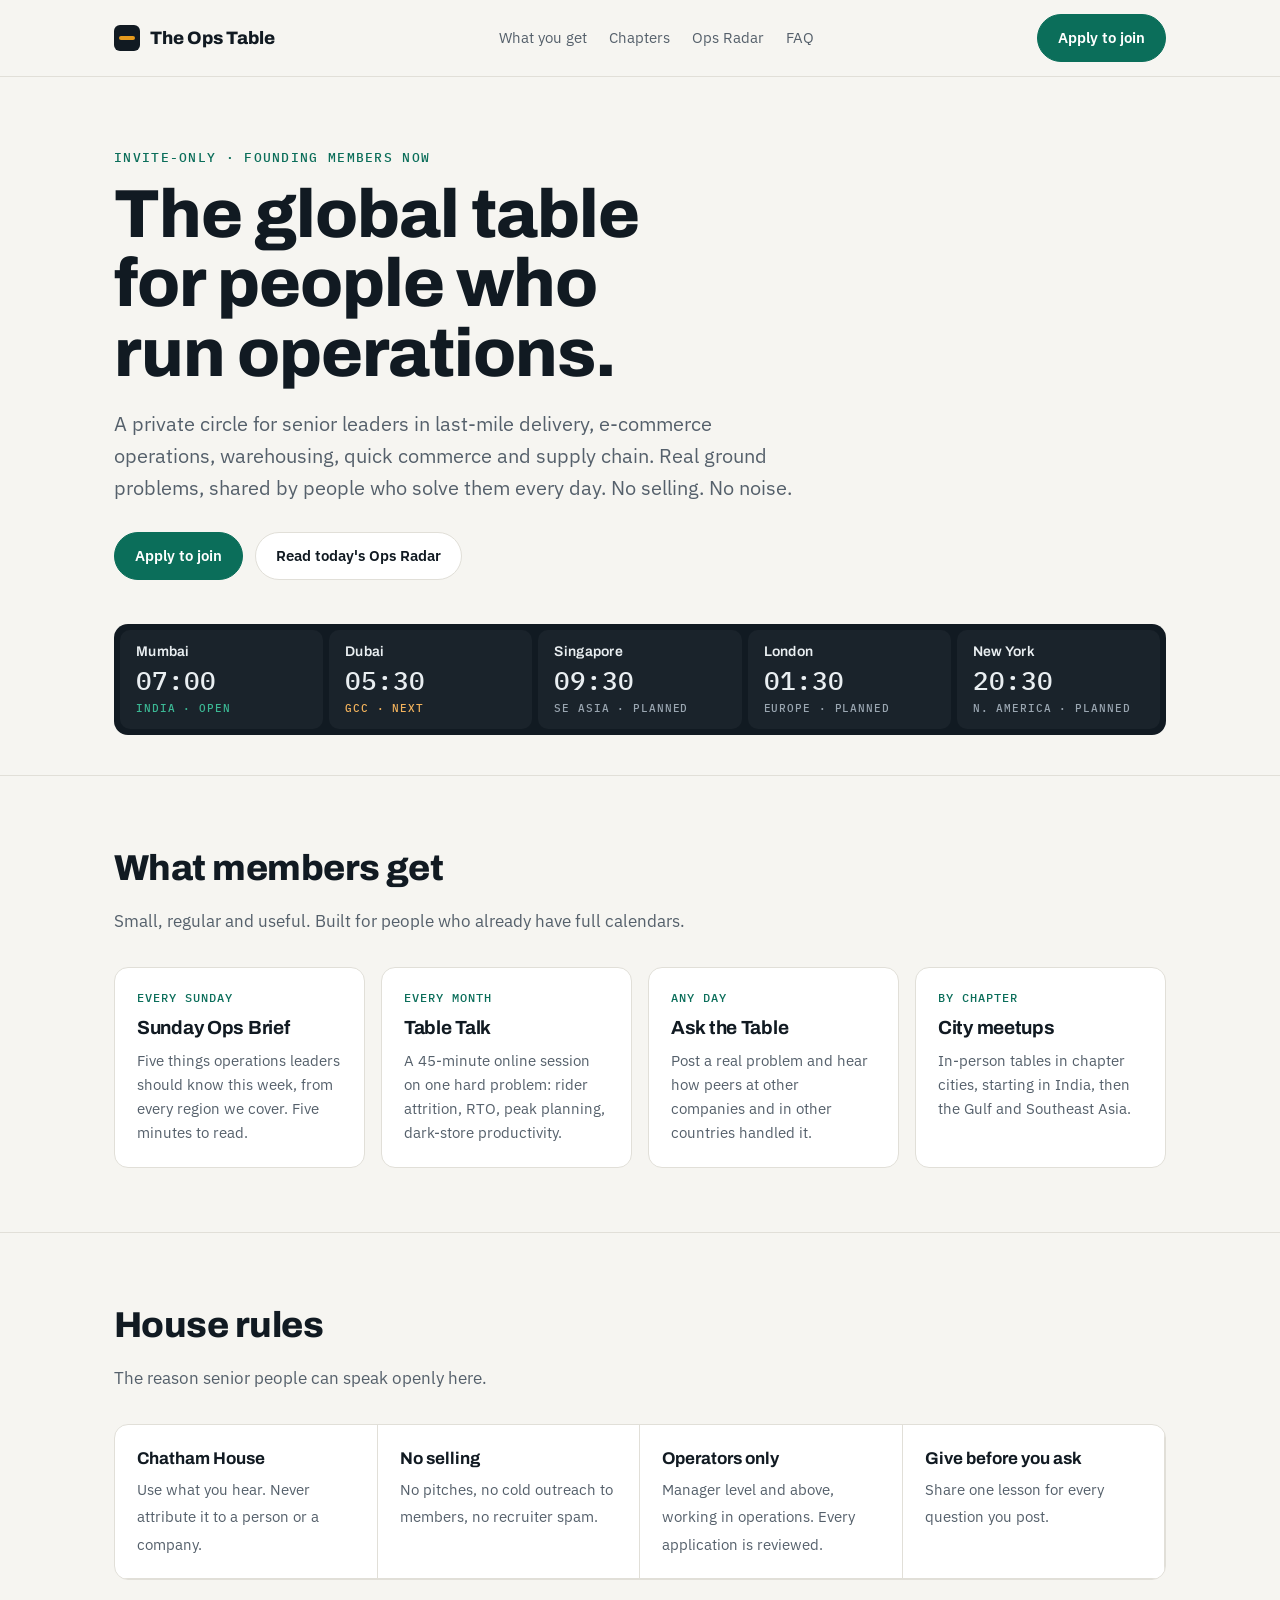
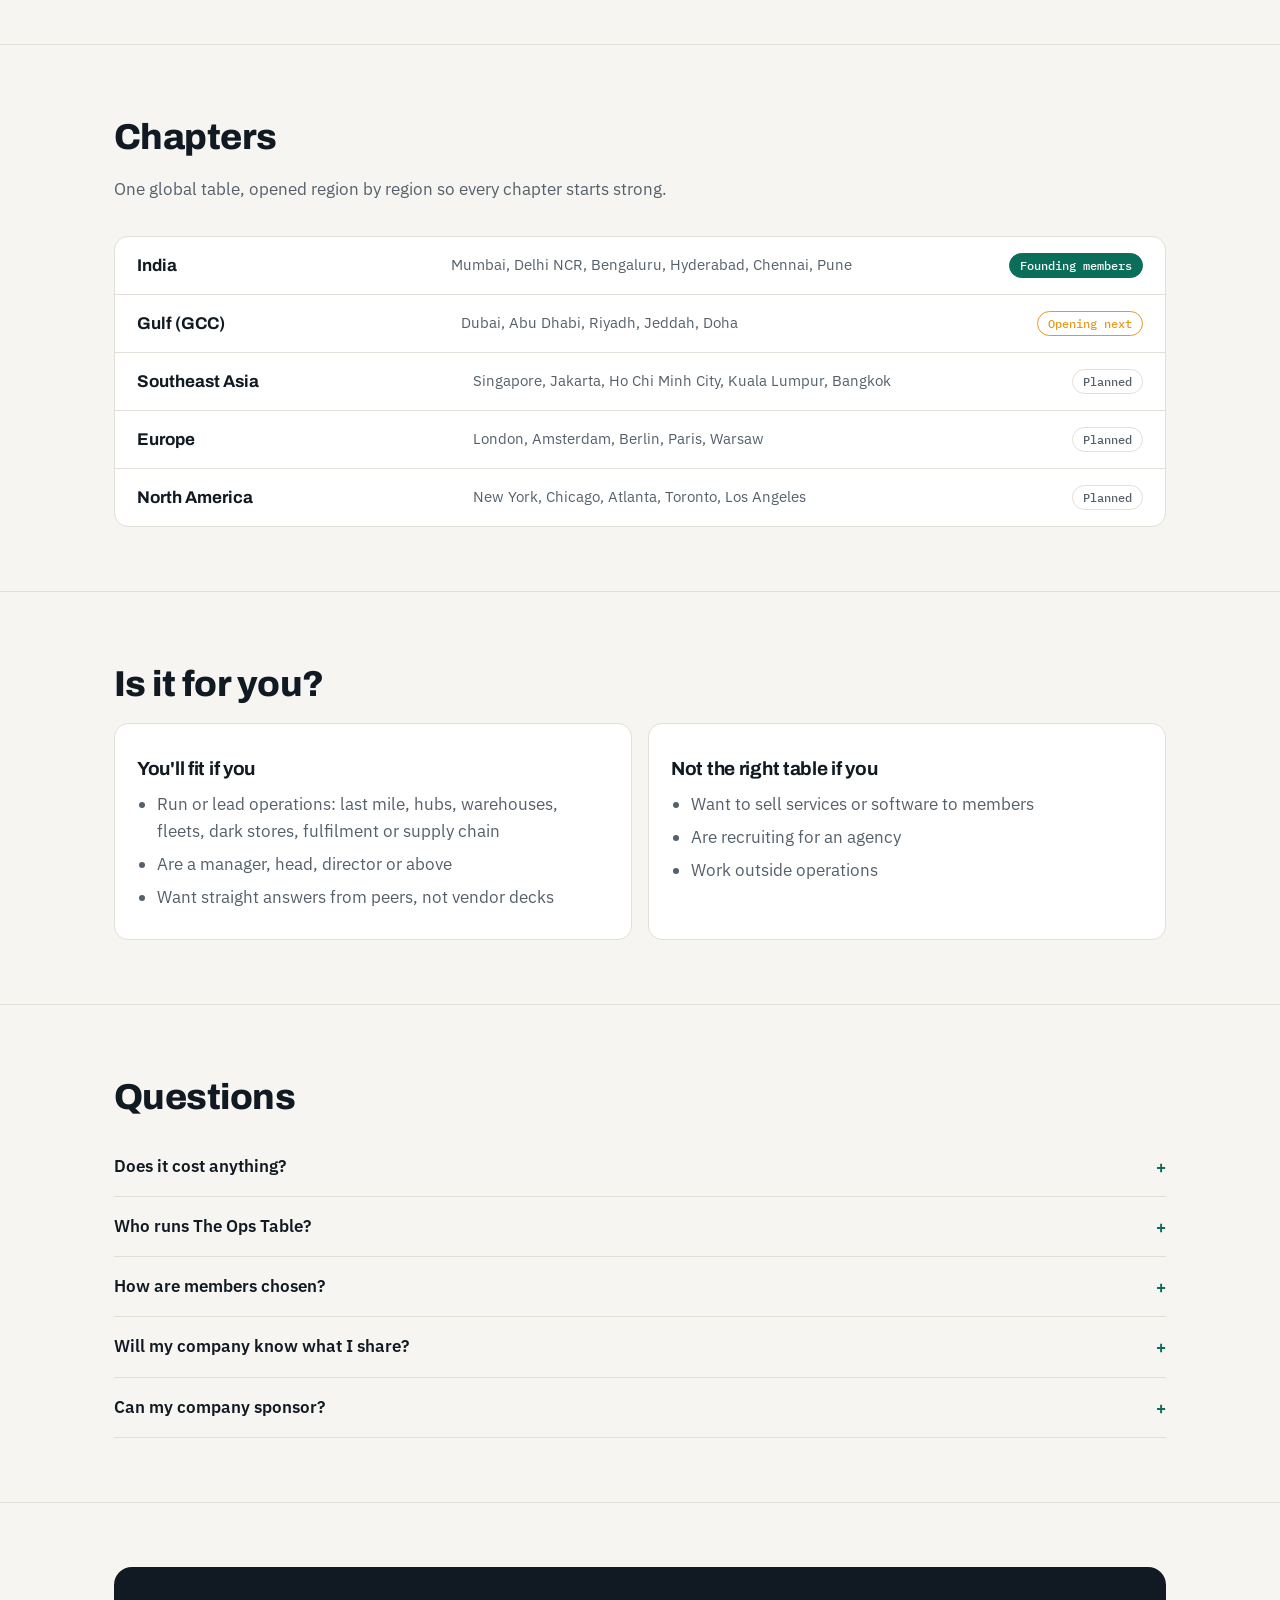
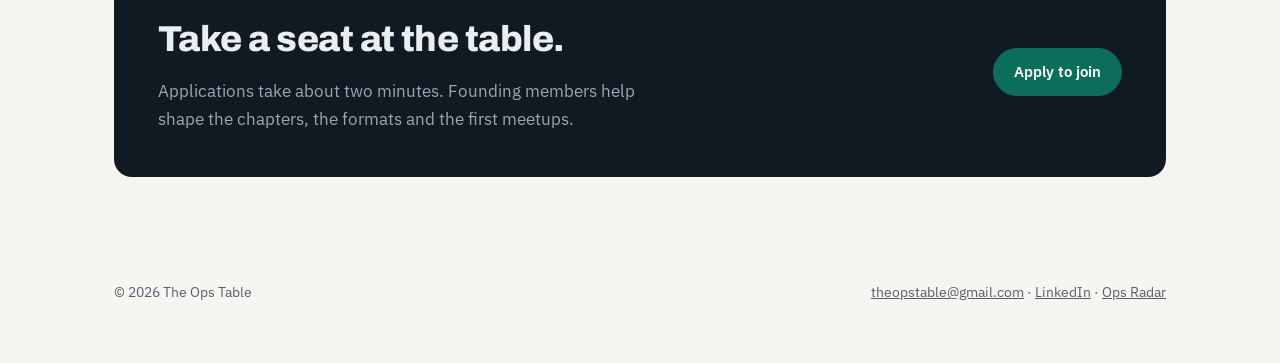
<file: index.html>
<!DOCTYPE html>
<html lang="en">
<head>
<meta charset="utf-8">
<meta name="viewport" content="width=device-width, initial-scale=1">
<title>The Ops Table</title>
<meta name="description" content="An invite-only global circle for senior leaders in last-mile delivery, e-commerce operations, warehousing and supply chain.">
<meta property="og:title" content="The Ops Table">
<meta property="og:description" content="The global table for people who run operations. Invite-only. No selling. No noise.">
<link rel="preconnect" href="https://fonts.googleapis.com">
<link rel="preconnect" href="https://fonts.gstatic.com" crossorigin>
<link href="https://fonts.googleapis.com/css2?family=Archivo:wght@600;700;800&family=IBM+Plex+Sans:wght@400;500;600&family=IBM+Plex+Mono:wght@500&display=swap" rel="stylesheet">
<link rel="stylesheet" href="assets/style.css">
<script src="config.js"></script>
</head>
<body>
<header class="site">
  <div class="container">
    <a class="logo" href="./"><span class="logo-mark" aria-hidden="true"></span><span data-brand>The Ops Table</span></a>
    <nav class="links" aria-label="Main">
      <a href="#what">What you get</a><a href="#chapters">Chapters</a><a href="radar.html">Ops Radar</a><a href="#faq">FAQ</a>
    </nav>
    <a class="btn primary" data-apply href="#apply">Apply to join</a>
  </div>
</header>

<main>
  <section class="hero">
    <div class="container">
      <div class="eyebrow">Invite-only · Founding members now</div>
      <h1>The global table for people who run operations.</h1>
      <p class="lead">A private circle for senior leaders in last-mile delivery, e-commerce operations, warehousing, quick commerce and supply chain. Real ground problems, shared by people who solve them every day. No selling. No noise.</p>
      <div class="cta"><a class="btn primary" data-apply href="#apply">Apply to join</a><a class="btn" href="radar.html">Read today's Ops Radar</a></div>

      <div class="board" aria-label="Chapter cities and local time">
        <div class="cell"><span class="city">Mumbai</span><span class="time mono" data-tz="Asia/Kolkata">--:--</span><span class="status open">India · Open</span></div>
        <div class="cell"><span class="city">Dubai</span><span class="time mono" data-tz="Asia/Dubai">--:--</span><span class="status next">GCC · Next</span></div>
        <div class="cell"><span class="city">Singapore</span><span class="time mono" data-tz="Asia/Singapore">--:--</span><span class="status">SE Asia · Planned</span></div>
        <div class="cell"><span class="city">London</span><span class="time mono" data-tz="Europe/London">--:--</span><span class="status">Europe · Planned</span></div>
        <div class="cell"><span class="city">New York</span><span class="time mono" data-tz="America/New_York">--:--</span><span class="status">N. America · Planned</span></div>
      </div>
    </div>
  </section>

  <section class="block" id="what">
    <div class="container">
      <h2>What members get</h2>
      <p class="sub">Small, regular and useful. Built for people who already have full calendars.</p>
      <div class="cards">
        <div class="card"><div class="k">Every Sunday</div><h3>Sunday Ops Brief</h3><p>Five things operations leaders should know this week, from every region we cover. Five minutes to read.</p></div>
        <div class="card"><div class="k">Every month</div><h3>Table Talk</h3><p>A 45-minute online session on one hard problem: rider attrition, RTO, peak planning, dark-store productivity.</p></div>
        <div class="card"><div class="k">Any day</div><h3>Ask the Table</h3><p>Post a real problem and hear how peers at other companies and in other countries handled it.</p></div>
        <div class="card"><div class="k">By chapter</div><h3>City meetups</h3><p>In-person tables in chapter cities, starting in India, then the Gulf and Southeast Asia.</p></div>
      </div>
    </div>
  </section>

  <section class="block">
    <div class="container">
      <h2>House rules</h2>
      <p class="sub">The reason senior people can speak openly here.</p>
      <div class="rules">
        <div><b>Chatham House</b><span>Use what you hear. Never attribute it to a person or a company.</span></div>
        <div><b>No selling</b><span>No pitches, no cold outreach to members, no recruiter spam.</span></div>
        <div><b>Operators only</b><span>Manager level and above, working in operations. Every application is reviewed.</span></div>
        <div><b>Give before you ask</b><span>Share one lesson for every question you post.</span></div>
      </div>
    </div>
  </section>

  <section class="block" id="chapters">
    <div class="container">
      <h2>Chapters</h2>
      <p class="sub">One global table, opened region by region so every chapter starts strong.</p>
      <div class="chapters">
        <div class="chapter"><span class="name">India</span><span class="hubs">Mumbai, Delhi NCR, Bengaluru, Hyderabad, Chennai, Pune</span><span class="pill open">Founding members</span></div>
        <div class="chapter"><span class="name">Gulf (GCC)</span><span class="hubs">Dubai, Abu Dhabi, Riyadh, Jeddah, Doha</span><span class="pill next">Opening next</span></div>
        <div class="chapter"><span class="name">Southeast Asia</span><span class="hubs">Singapore, Jakarta, Ho Chi Minh City, Kuala Lumpur, Bangkok</span><span class="pill">Planned</span></div>
        <div class="chapter"><span class="name">Europe</span><span class="hubs">London, Amsterdam, Berlin, Paris, Warsaw</span><span class="pill">Planned</span></div>
        <div class="chapter"><span class="name">North America</span><span class="hubs">New York, Chicago, Atlanta, Toronto, Los Angeles</span><span class="pill">Planned</span></div>
      </div>
    </div>
  </section>

  <section class="block">
    <div class="container">
      <h2>Is it for you?</h2>
      <div class="fit">
        <div class="card"><h3>You'll fit if you</h3><ul>
          <li>Run or lead operations: last mile, hubs, warehouses, fleets, dark stores, fulfilment or supply chain</li>
          <li>Are a manager, head, director or above</li>
          <li>Want straight answers from peers, not vendor decks</li>
        </ul></div>
        <div class="card"><h3>Not the right table if you</h3><ul>
          <li>Want to sell services or software to members</li>
          <li>Are recruiting for an agency</li>
          <li>Work outside operations</li>
        </ul></div>
      </div>
    </div>
  </section>

  <section class="block" id="faq">
    <div class="container">
      <h2>Questions</h2>
      <details class="faq"><summary>Does it cost anything?</summary><p>No. Founding membership is free. Some in-person events may carry a ticket later.</p></details>
      <details class="faq"><summary>Who runs The Ops Table?</summary><p>Team Ops Table, a group of operators. We keep the spotlight on members, not on ourselves.</p></details>
      <details class="faq"><summary>How are members chosen?</summary><p>Every application is reviewed for seniority and an operations background. We reply within about a week.</p></details>
      <details class="faq"><summary>Will my company know what I share?</summary><p>No. The Chatham House rule applies to every conversation, online and in person.</p></details>
      <details class="faq"><summary>Can my company sponsor?</summary><p>Sponsorships will open with our first city meetups. Write to us and we'll keep you posted.</p></details>
    </div>
  </section>

  <section class="block" id="apply">
    <div class="container">
      <div class="apply">
        <div><h2>Take a seat at the table.</h2><p>Applications take about two minutes. Founding members help shape the chapters, the formats and the first meetups.</p></div>
        <a class="btn primary" data-apply href="#apply">Apply to join</a>
      </div>
    </div>
  </section>
</main>

<footer>
  <div class="container">
    <span>© <span id="yr"></span> <span data-brand>The Ops Table</span></span>
    <span><a data-contact href="#">Email us</a> · <a data-linkedin href="#">LinkedIn</a> · <a href="radar.html">Ops Radar</a></span>
  </div>
</footer>

<script>
(function(){
  var c = window.OPS_CONFIG || {};
  document.querySelectorAll("[data-apply]").forEach(function(a){ if(c.APPLY_FORM_URL){ a.href=c.APPLY_FORM_URL; a.target="_blank"; a.rel="noopener"; } });
  document.querySelectorAll("[data-contact]").forEach(function(a){ if(c.CONTACT_EMAIL){ a.href="mailto:"+c.CONTACT_EMAIL; a.textContent=c.CONTACT_EMAIL; } });
  document.querySelectorAll("[data-linkedin]").forEach(function(a){ if(c.NEWSLETTER_URL){ a.href=c.NEWSLETTER_URL; a.target="_blank"; a.rel="noopener"; } });
  if(c.BRAND_NAME){ document.querySelectorAll("[data-brand]").forEach(function(s){ s.textContent=c.BRAND_NAME; }); document.title=c.BRAND_NAME; }
  document.getElementById("yr").textContent = new Date().getFullYear();
  function tick(){ document.querySelectorAll("[data-tz]").forEach(function(el){
    try{ el.textContent = new Date().toLocaleTimeString("en-GB",{hour:"2-digit",minute:"2-digit",timeZone:el.dataset.tz}); }catch(e){}
  }); }
  tick(); setInterval(tick, 30000);
})();
</script>
</body>
</html>
</file>
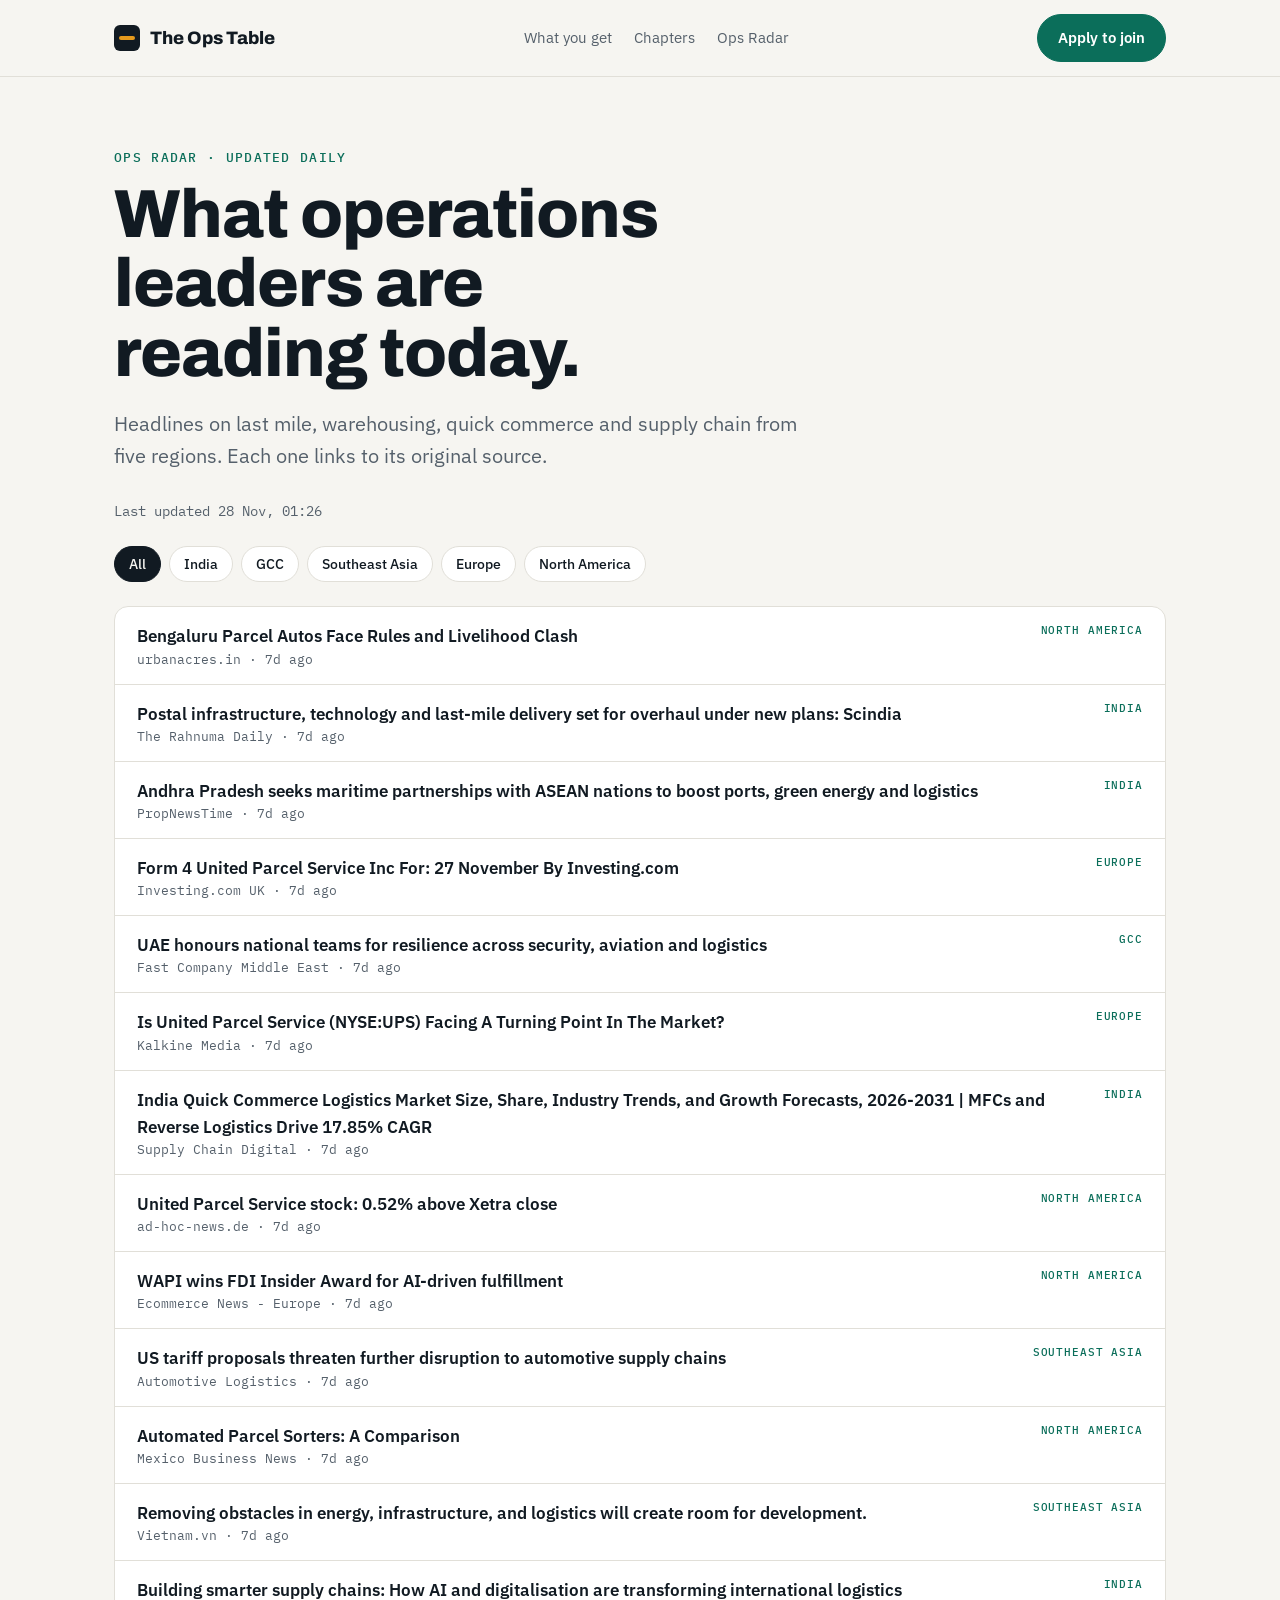
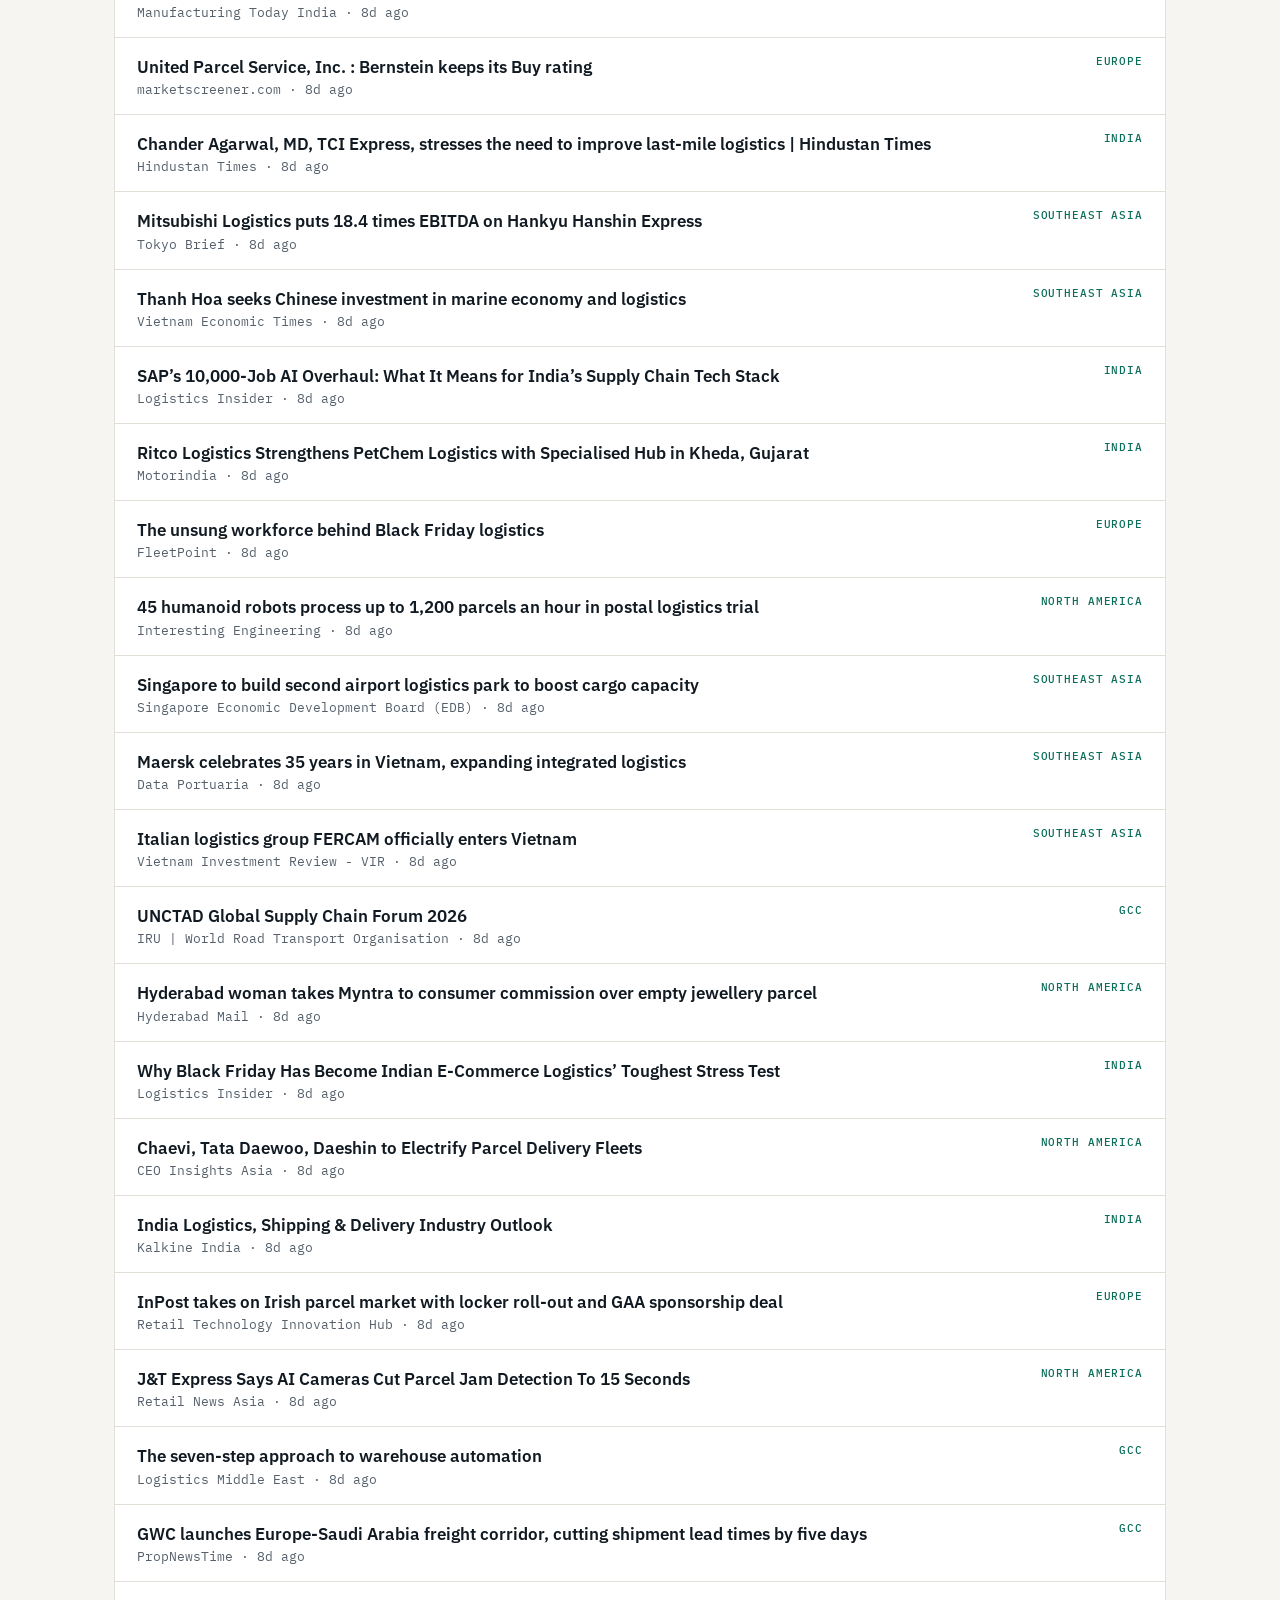
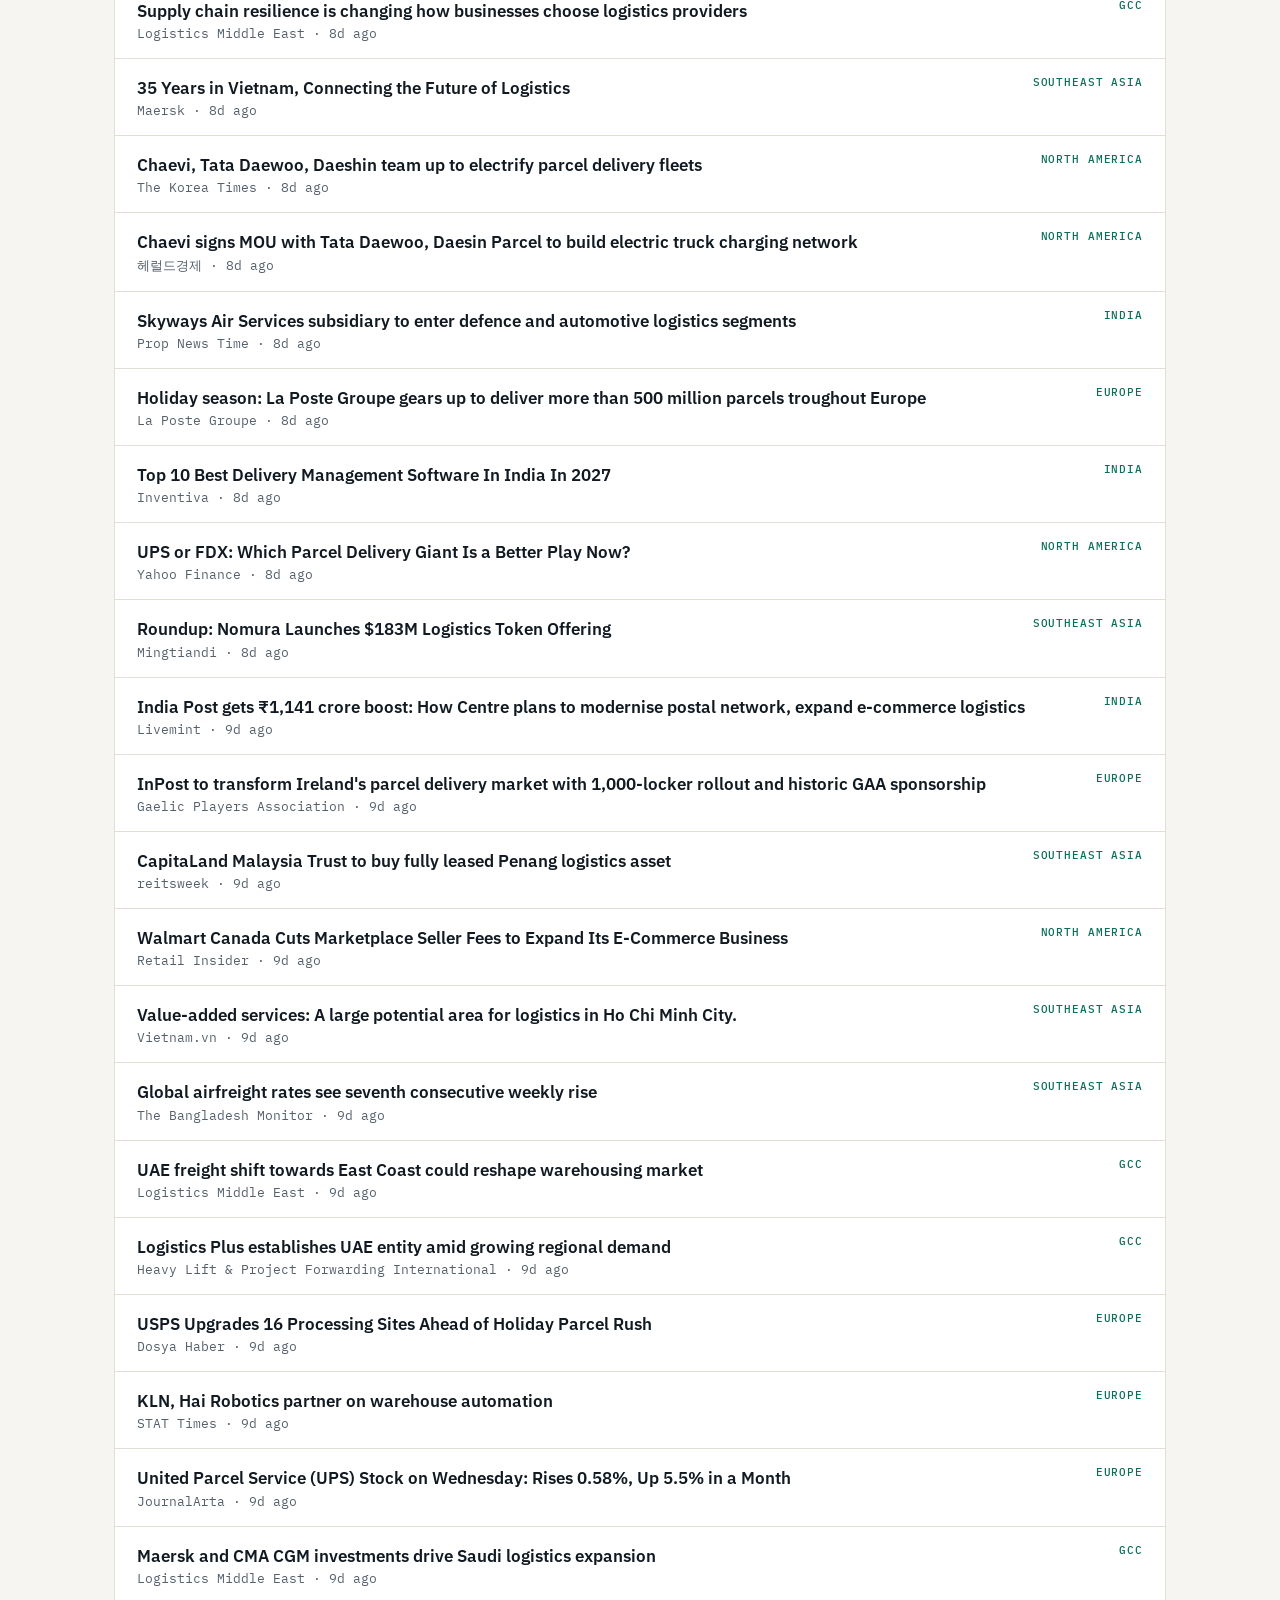
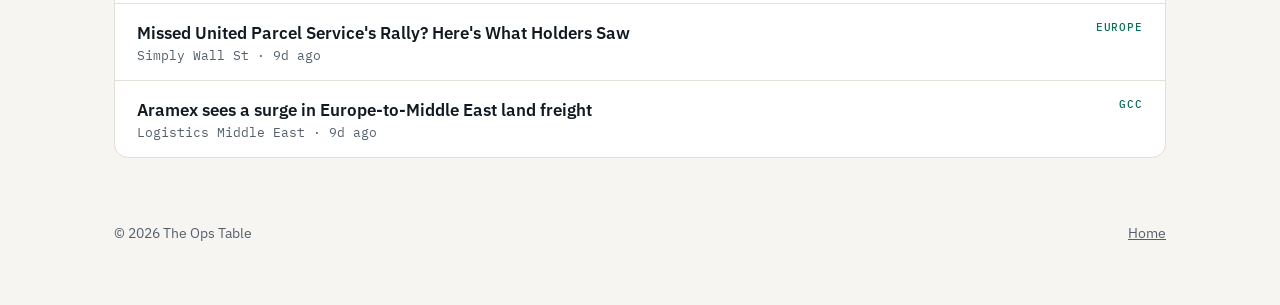
<file: radar.html>
<!DOCTYPE html>
<html lang="en">
<head>
<meta charset="utf-8">
<meta name="viewport" content="width=device-width, initial-scale=1">
<title>Ops Radar · The Ops Table</title>
<meta name="description" content="Daily operations and logistics headlines from India, the Gulf, Southeast Asia, Europe and North America.">
<link rel="preconnect" href="https://fonts.googleapis.com">
<link rel="preconnect" href="https://fonts.gstatic.com" crossorigin>
<link href="https://fonts.googleapis.com/css2?family=Archivo:wght@600;700;800&family=IBM+Plex+Sans:wght@400;500;600&family=IBM+Plex+Mono:wght@500&display=swap" rel="stylesheet">
<link rel="stylesheet" href="assets/style.css">
<script src="config.js"></script>
</head>
<body>
<header class="site">
  <div class="container">
    <a class="logo" href="./"><span class="logo-mark" aria-hidden="true"></span><span data-brand>The Ops Table</span></a>
    <nav class="links" aria-label="Main"><a href="./#what">What you get</a><a href="./#chapters">Chapters</a><a href="radar.html" aria-current="page">Ops Radar</a></nav>
    <a class="btn primary" data-apply href="./#apply">Apply to join</a>
  </div>
</header>
<main>
  <section class="hero" style="padding-bottom:24px">
    <div class="container">
      <div class="eyebrow">Ops Radar · updated daily</div>
      <h1 style="max-width:18ch">What operations leaders are reading today.</h1>
      <p class="lead">Headlines on last mile, warehousing, quick commerce and supply chain from five regions. Each one links to its original source.</p>
      <p class="mono" id="updated" style="color:var(--ink-2);font-size:14px;margin:0"></p>
      <div class="tabs" id="tabs" role="group" aria-label="Region"></div>
      <ul class="news" id="news"><li class="empty">Loading headlines…</li></ul>
    </div>
  </section>
</main>
<footer><div class="container"><span>© <span id="yr"></span> <span data-brand>The Ops Table</span></span><span><a href="./">Home</a></span></div></footer>
<script>
(function(){
  var c = window.OPS_CONFIG || {};
  if(c.BRAND_NAME){ document.querySelectorAll("[data-brand]").forEach(function(s){ s.textContent=c.BRAND_NAME; }); }
  if(c.APPLY_FORM_URL){ document.querySelectorAll("[data-apply]").forEach(function(a){ a.href=c.APPLY_FORM_URL; a.target="_blank"; a.rel="noopener"; }); }
  document.getElementById("yr").textContent = new Date().getFullYear();
  var data=null, current="All";
  function esc(s){ return String(s||"").replace(/[&<>"']/g,function(ch){return {"&":"&amp;","<":"&lt;",">":"&gt;",'"':"&quot;","'":"&#39;"}[ch];}); }
  function ago(iso){ if(!iso) return ""; var h=Math.round((Date.now()-new Date(iso).getTime())/36e5); return h<1?"just now":h<24?h+"h ago":Math.round(h/24)+"d ago"; }
  function render(){
    var regions = Object.keys(data.regions||{});
    document.getElementById("tabs").innerHTML = ["All"].concat(regions).map(function(r){ return '<button type="button" aria-pressed="'+(r===current)+'" data-r="'+esc(r)+'">'+esc(r)+'</button>'; }).join("");
    var items=[]; regions.forEach(function(r){ if(current==="All"||current===r) (data.regions[r]||[]).forEach(function(it){ items.push(Object.assign({region:r},it)); }); });
    items.sort(function(a,b){ return (b.published||"").localeCompare(a.published||""); });
    document.getElementById("news").innerHTML = items.length ? items.map(function(it){
      return '<li><div><a href="'+esc(it.link)+'" target="_blank" rel="noopener">'+esc(it.title)+'</a><div class="meta">'+esc(it.source||"Source")+(it.published?" · "+ago(it.published):"")+'</div></div><span class="region">'+esc(it.region)+'</span></li>';
    }).join("") : '<li class="empty">No headlines for this region today.</li>';
  }
  document.getElementById("tabs").addEventListener("click",function(e){ var b=e.target.closest("[data-r]"); if(!b) return; current=b.dataset.r; render(); });
  fetch("data/news.json",{cache:"no-store"}).then(function(r){ if(!r.ok) throw new Error(r.status); return r.json(); }).then(function(d){
    data=d; document.getElementById("updated").textContent = d.updated ? "Last updated "+new Date(d.updated).toLocaleString("en-GB",{day:"numeric",month:"short",hour:"2-digit",minute:"2-digit"}) : "";
    render();
  }).catch(function(){ document.getElementById("news").innerHTML='<li class="empty">Headlines are not available yet. They appear after the first daily update.</li>'; });
})();
</script>
</body>
</html>
</file>
<file: assets/style.css>
/* Layout idea: a calm editorial page with a "departures board" strip of chapter cities — operations run on clocks. */
:root{
  --bg:#F6F5F1; --surface:#FFFFFF; --ink:#111A22; --ink-2:#55606B; --line:#E1DFD8;
  --accent:#0B6E5A; --accent-ink:#FFFFFF; --mark:#E59A1D; --board:#111A22; --board-ink:#E9EEF1;
  --f-display:"Archivo", "Helvetica Neue", Arial, sans-serif;
  --f-body:"IBM Plex Sans", "Segoe UI", system-ui, sans-serif;
  --f-mono:"IBM Plex Mono", ui-monospace, Menlo, monospace;
  color-scheme: light;
}
@media (prefers-color-scheme: dark){
  :root{ --bg:#0E1318; --surface:#151C23; --ink:#E9EEF1; --ink-2:#9AA6B1; --line:#27313A;
         --accent:#3BB894; --accent-ink:#05221B; --mark:#F2B25C; --board:#070B0E; --board-ink:#E9EEF1; color-scheme: dark; }
}
*{box-sizing:border-box}
html{scroll-behavior:smooth}
@media (prefers-reduced-motion: reduce){html{scroll-behavior:auto}}
body{margin:0;background:var(--bg);color:var(--ink);font:17px/1.6 var(--f-body)}
a{color:inherit}
:focus-visible{outline:2px solid var(--accent);outline-offset:3px}
h1,h2,h3{font-family:var(--f-display);margin:0;letter-spacing:-.015em;text-wrap:balance}
.container{max-width:1100px;margin:0 auto;padding:0 24px}
.mono{font-family:var(--f-mono);font-variant-numeric:tabular-nums}

header.site{position:sticky;top:0;z-index:10;background:color-mix(in srgb,var(--bg) 88%,transparent);backdrop-filter:blur(8px);border-bottom:1px solid var(--line)}
header.site .container{display:flex;align-items:center;justify-content:space-between;gap:16px;padding-top:14px;padding-bottom:14px}
.logo{font:800 18px var(--f-display);text-decoration:none;display:flex;align-items:center;gap:10px}
.logo-mark{width:26px;height:26px;border-radius:6px;background:var(--ink);position:relative}
.logo-mark::after{content:"";position:absolute;left:5px;right:5px;top:11px;height:4px;background:var(--mark);border-radius:2px}
nav.links{display:flex;gap:22px;font-size:15px}
nav.links a{text-decoration:none;color:var(--ink-2)}
nav.links a:hover{color:var(--ink)}
.btn{display:inline-flex;align-items:center;gap:8px;padding:11px 20px;border-radius:999px;font-weight:600;font-size:15px;text-decoration:none;border:1px solid var(--line);background:var(--surface)}
.btn.primary{background:var(--accent);border-color:var(--accent);color:var(--accent-ink)}
.btn:hover{filter:brightness(1.06)}

.hero{padding:72px 0 40px}
.eyebrow{font:500 13px var(--f-mono);letter-spacing:.1em;text-transform:uppercase;color:var(--accent)}
.hero h1{font-size:clamp(38px,6vw,68px);font-weight:800;line-height:1.02;margin:14px 0 20px;max-width:14ch}
.hero p.lead{font-size:20px;color:var(--ink-2);max-width:58ch;margin:0 0 28px}
.cta{display:flex;gap:12px;flex-wrap:wrap}

.board{background:var(--board);color:var(--board-ink);border-radius:14px;padding:6px;margin-top:44px;display:grid;grid-template-columns:repeat(5,1fr);gap:6px}
.board .cell{background:rgba(255,255,255,.04);border-radius:10px;padding:14px 16px;display:flex;flex-direction:column;gap:4px}
.board .city{font:600 14px var(--f-display);letter-spacing:.02em}
.board .time{font:500 26px var(--f-mono)}
.board .status{font:500 11px var(--f-mono);letter-spacing:.08em;text-transform:uppercase;color:#9AA6B1}
.board .status.open{color:#3BB894}
.board .status.next{color:#F2B25C}
@media (max-width:820px){.board{grid-template-columns:repeat(2,1fr)}}
@media (max-width:440px){.board{grid-template-columns:1fr}}

section.block{padding:64px 0;border-top:1px solid var(--line)}
section.block h2{font-size:clamp(26px,3.4vw,36px);font-weight:800;margin-bottom:10px;max-width:22ch}
section.block .sub{color:var(--ink-2);max-width:60ch;margin:0 0 32px}
.cards{display:grid;grid-template-columns:repeat(auto-fit,minmax(230px,1fr));gap:16px}
.card{background:var(--surface);border:1px solid var(--line);border-radius:14px;padding:22px}
.card .k{font:500 12px var(--f-mono);letter-spacing:.08em;text-transform:uppercase;color:var(--accent)}
.card h3{font-size:19px;margin:8px 0 6px}
.card p{margin:0;color:var(--ink-2);font-size:15px}
.rules{display:grid;grid-template-columns:repeat(auto-fit,minmax(240px,1fr));gap:0;border:1px solid var(--line);border-radius:14px;overflow:hidden;background:var(--surface)}
.rules div{padding:20px 22px;border-right:1px solid var(--line);border-bottom:1px solid var(--line)}
.rules b{display:block;font-family:var(--f-display);margin-bottom:4px}
.rules span{color:var(--ink-2);font-size:15px}
.chapters{display:flex;flex-direction:column;border:1px solid var(--line);border-radius:14px;background:var(--surface);overflow:hidden}
.chapter{display:grid;grid-template-columns:1.1fr 2fr auto;gap:16px;align-items:center;padding:16px 22px;border-bottom:1px solid var(--line)}
.chapter:last-child{border-bottom:0}
.chapter .name{font:700 17px var(--f-display)}
.chapter .hubs{color:var(--ink-2);font-size:15px}
.pill{font:500 12px var(--f-mono);padding:4px 10px;border-radius:999px;white-space:nowrap;border:1px solid var(--line);color:var(--ink-2)}
.pill.open{background:var(--accent);border-color:var(--accent);color:var(--accent-ink)}
.pill.next{border-color:var(--mark);color:var(--mark)}
@media (max-width:640px){.chapter{grid-template-columns:1fr auto}.chapter .hubs{grid-column:1/-1;order:3}}
.fit{display:grid;grid-template-columns:1fr 1fr;gap:16px}
@media (max-width:720px){.fit{grid-template-columns:1fr}}
.fit ul{margin:0;padding-left:20px;color:var(--ink-2)}
.fit li{margin:6px 0}
details.faq{border-bottom:1px solid var(--line);padding:16px 0}
details.faq summary{cursor:pointer;font-weight:600;list-style:none;display:flex;justify-content:space-between;gap:12px}
details.faq summary::after{content:"+";font-family:var(--f-mono);color:var(--accent)}
details.faq[open] summary::after{content:"–"}
details.faq p{color:var(--ink-2);margin:10px 0 0;max-width:68ch}
.apply{background:var(--board);color:var(--board-ink);border-radius:18px;padding:44px;display:flex;justify-content:space-between;gap:24px;align-items:center;flex-wrap:wrap}
.apply h2{color:var(--board-ink)}
.apply p{color:#9AA6B1;margin:6px 0 0;max-width:52ch}
footer{padding:40px 0 60px;color:var(--ink-2);font-size:14px}
footer .container{display:flex;justify-content:space-between;gap:16px;flex-wrap:wrap}

/* Radar page */
.tabs{display:flex;gap:8px;flex-wrap:wrap;margin:24px 0}
.tabs button{font:500 14px var(--f-body);padding:8px 14px;border-radius:999px;border:1px solid var(--line);background:var(--surface);color:var(--ink);cursor:pointer}
.tabs button[aria-pressed="true"]{background:var(--ink);color:var(--bg);border-color:var(--ink)}
.news{list-style:none;margin:0;padding:0;border:1px solid var(--line);border-radius:14px;background:var(--surface);overflow:hidden}
.news li{padding:16px 22px;border-bottom:1px solid var(--line);display:grid;grid-template-columns:1fr auto;gap:6px 16px}
.news li:last-child{border-bottom:0}
.news a{font-weight:600;text-decoration:none}
.news a:hover{text-decoration:underline}
.news .meta{font:13px var(--f-mono);color:var(--ink-2)}
.news .region{font:500 11px var(--f-mono);letter-spacing:.08em;text-transform:uppercase;color:var(--accent);align-self:start}
.empty{padding:28px;text-align:center;color:var(--ink-2)}
@media (max-width:760px){nav.links{display:none}.hero{padding-top:48px}.apply{padding:28px}}
</file>
